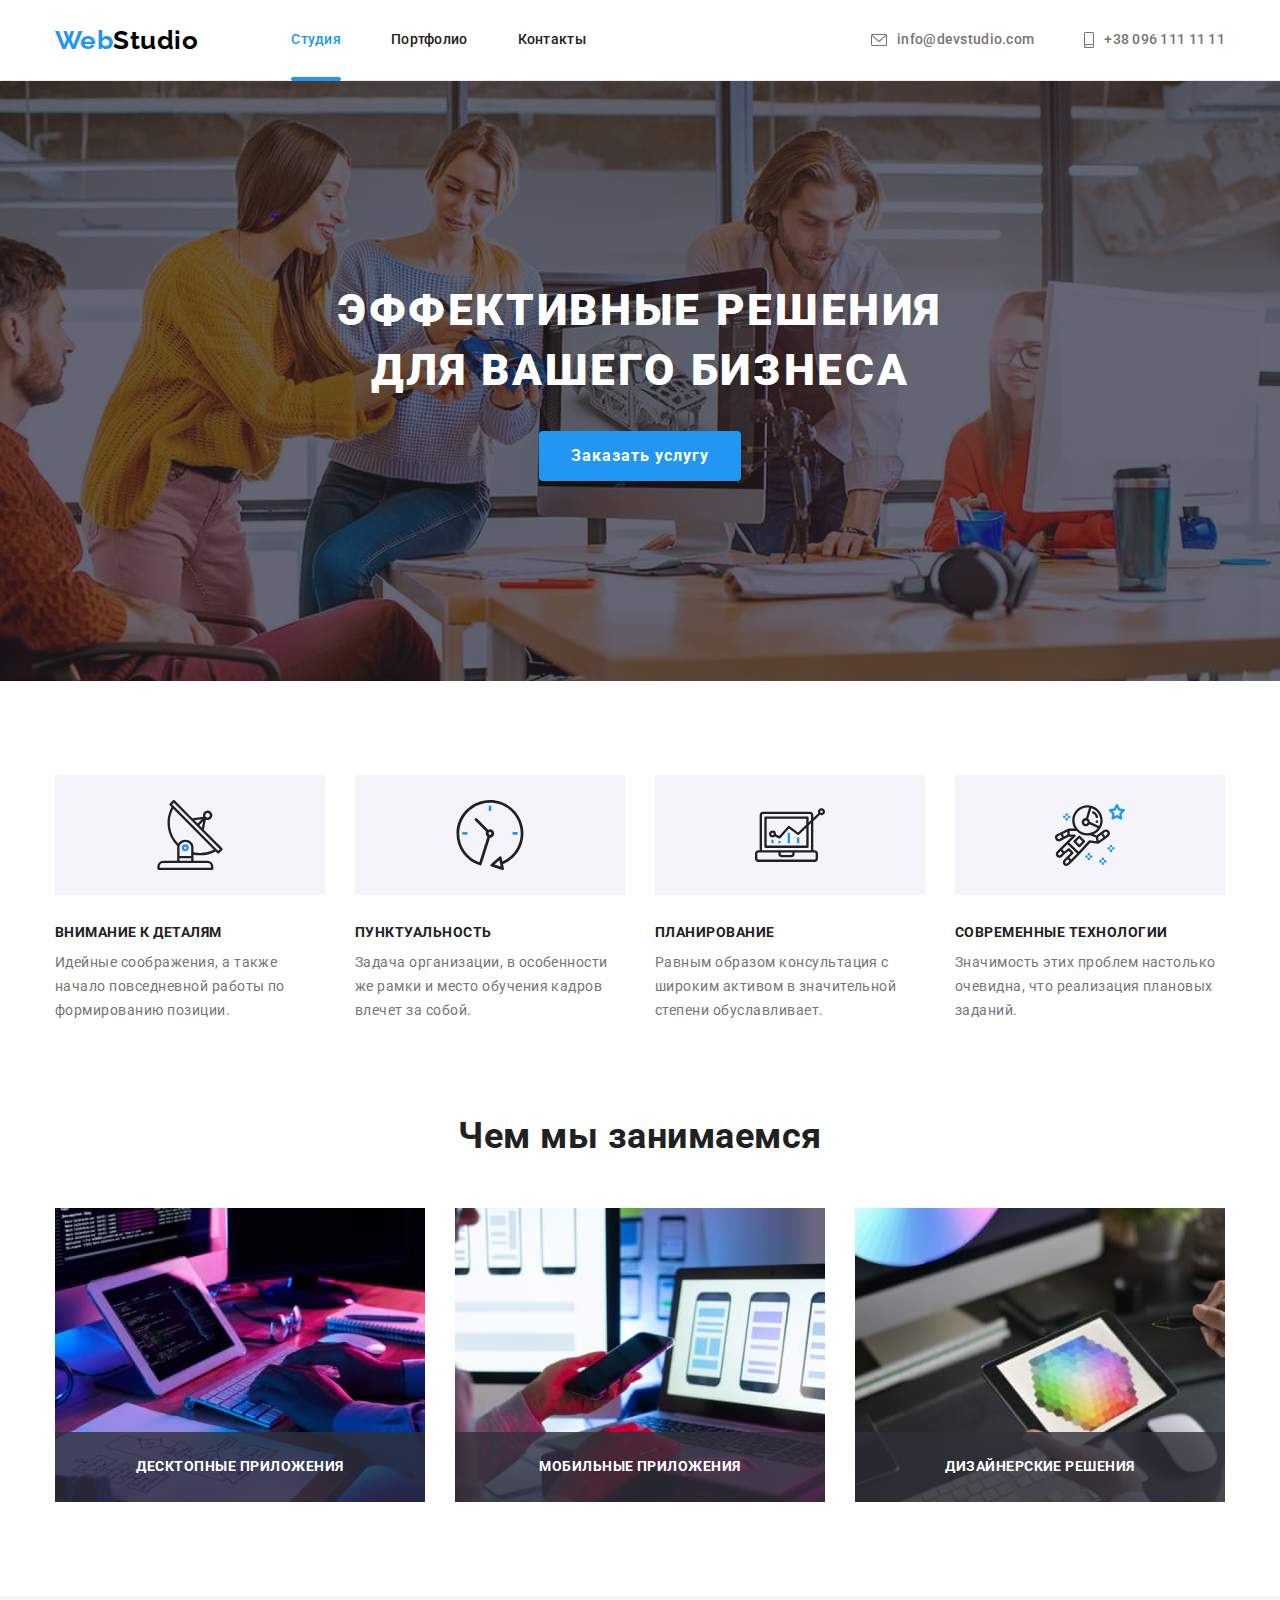
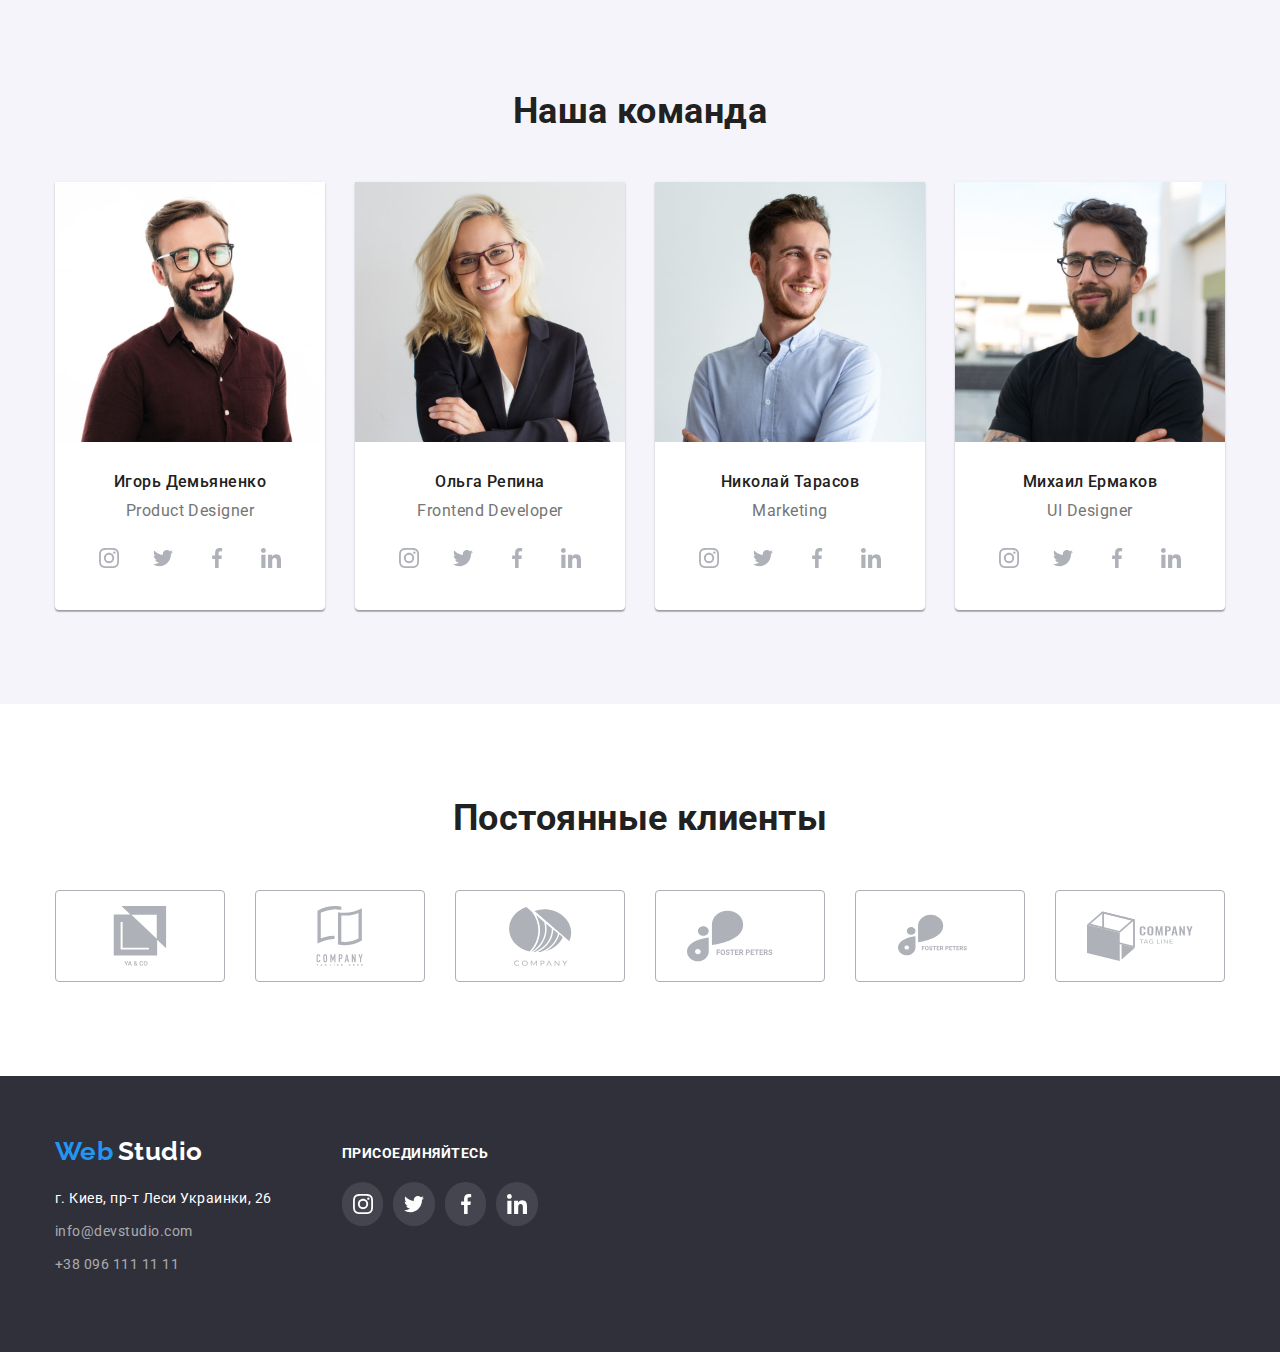
<file: index.html>
<!DOCTYPE html>
<html lang="ru">
  <head>
    <meta charset="UTF-8" />
    <meta http-equiv="X-UA-Compatible" content="IE=edge" />
    <meta name="viewport" content="width=device-width, initial-scale=1.0" />
    <title>WebStudio</title>
    <link
      href="https://fonts.googleapis.com/css2?family=Raleway:wght@700&family=Roboto:wght@400;500;700;900&display=swap"
      rel="stylesheet"
    />
  <link rel="stylesheet" href="https://cdnjs.cloudflare.com/ajax/libs/modern-normalize/1.1.0/modern-normalize.min.css">

    <link rel="stylesheet" href="./css/styles.css" />
  </head>
  <body>
    <!--Шапка-->
    <header class="header-pages">
      <div class="container site-header">
        <nav class="display">
          <a href="./index.html" class="logo">
            <span class="logo-blue logo">Web</span
            ><span class="logo-black logo">Studio</span>
          </a>
          <ul class="site-nav">
            <li class="item"><a href="" class="text-black led line-link">Студия</a></li>
            <li class="item">
              <a href="./portfolio.html" class="text-black">Портфолио</a>
            </li>
            <li class="item"><a href="" class="text-black">Контакты</a></li>
          </ul>
        </nav>
        <ul class="site-contact">
          <li class="item">
            <a href="mailto:info@devstudio.com" class="site-contact contact-link"
              ><svg class="contact-icon" width="16px" height="12px"><use href="./images/icons.svg#icon-mail"></use></svg>info@devstudio.com</a
            >
          </li>
          <li class="item">
            <a href="tel:+380961111111" class="site-contact contact-link"
              ><svg class="contact-icon" width="10px" height="16px">
                <use href="./images/icons.svg#icon-smartphone"></use>
              </svg>+38 096 111 11 11</a
            >
          </li>
        </ul>
      </div>
    </header>

    <main>
      <!--Оффер-->
      <section class="section offer gradient">
        <div class="container">
          <h1 class="offer-title">
            Эффективные решения
            для вашего бизнеса
          </h1>
          <button type="button" class="button" data-modal-open>Заказать услугу</button>

          <!-- Modalka-window -->
          <div class="backdrop is-hidden" data-modal>
            <div class="modal">
              <button class="button-close" data-modal-close>
                <svg class="icon-window-close" width="18px" height="18px">
                  <use href="./images/icons.svg#icon-window-close"></use>
                </svg>
              </button>
            </div>
          </div>
        </div>
      </section>

      <!--Преимущества-->
      <section class="section">
        <div class="container">
          <h2 class="visually-hidden about-title">Преимущества</h2>
          <ul class="advantage">
            <li class="advantage-list">
              <h3 class="advantage-title">Внимание к деталям</h3>
              <p class="advantage-description">
                Идейные соображения, а также начало повседневной работы по
                формированию позиции.
              </p>
            </li>
            <li class="advantage-list">
              <h3 class="advantage-title">Пунктуальность</h3>
              <p class="advantage-description">
                Задача организации, в особенности же рамки и место обучения
                кадров влечет за собой.
              </p>
            </li>
            <li class="advantage-list">
              <h3 class="advantage-title">Планирование</h3>
              <p class="advantage-description">
                Равным образом консультация с широким активом в значительной
                степени обуславливает.
              </p>
            </li>
            <li class="advantage-list">
              <h3 class="advantage-title">Современные технологии</h3>
              <p class="advantage-description">
                Значимость этих проблем настолько очевидна, что реализация
                плановых заданий.
              </p>
            </li>
          </ul>
        </div>
      </section>
      <!--О нас-->
      <section class="section nopadtop">
        <div class="container">
          <h2 class="about-title">Чем мы занимаемся</h2>
          <ul class="foto">
            <li class="list">
              <img src="./images/box1.jpg" alt="Пишем код" width="370" class="foto-img" />
              <h3 class="foto-title">Десктопные приложения</h3>
            </li>
            <li class="list">
            <img src="./images/box2.jpg" alt="Пишем код" width="370" class="foto-img" />
            <h3 class="foto-title">Мобильные приложения</h3>
            </li>
            <li class="list">
            <img src="./images/box3.jpg" alt="Пишем код" width="370" class="foto-img" />
            <h3 class="foto-title">Дизайнерские решения</h3>
            </li>
          </ul>
        </div>
      </section>
      <!--Наша команда-->
      <section class="section team-section">
        <div class="container">
          <h2 class="team-title">Наша команда</h2>
          <ul class="team">
            <li class="team-list">
              <img
                src="./images/team1.jpg"
                alt="Игорь Демьяненко"
                width="270"
              />
              <div class="team-inner">
                <h3 class="team-name">Игорь Демьяненко</h3>
                <p class="team-position">Product Designer</p>
                <ul class="social">
                  <li class="soc-item"><a href="" class="soc-link"><svg class="soc-icon">
                        <use href="./images/icons.svg#icon-instablack"></use>
                      </svg></a></li>
                  <li class="soc-item"><a href="" class="soc-link"><svg class="soc-icon">
                        <use href="./images/icons.svg#icon-twitter"></use>
                      </svg></a></li>
                  <li class="soc-item"><a href="" class="soc-link"><svg class="soc-icon">
                        <use href="./images/icons.svg#icon-facebook"></use>
                      </svg><a href=""></a></li>
                  <li class="soc-item"><a href="" class="soc-link"><svg class="soc-icon">
                        <use href="./images/icons.svg#icon-linkedin"></use>
                      </svg><a href=""></a></li>
                </ul>
              </div>
            </li>
            <li class="team-list">
              <img src="./images/team2.jpg" alt="Ольга Репина" width="270" />
              <div class="team-inner">
                <h3 class="team-name">Ольга Репина</h3>
                <p class="team-position">Frontend Developer</p>
                <ul class="social">
                  <li class="soc-item"><a href="" class="soc-link"><svg class="soc-icon">
                        <use href="./images/icons.svg#icon-instablack"></use>
                      </svg></a></li>
                  <li class="soc-item"><a href="" class="soc-link"><svg class="soc-icon">
                        <use href="./images/icons.svg#icon-twitter"></use>
                      </svg></a></li>
                  <li class="soc-item"><a href="" class="soc-link"><svg class="soc-icon">
                        <use href="./images/icons.svg#icon-facebook"></use>
                      </svg><a href=""></a></li>
                  <li class="soc-item"><a href="" class="soc-link"><svg class="soc-icon">
                        <use href="./images/icons.svg#icon-linkedin"></use>
                      </svg><a href=""></a></li>
                </ul>
              </div>
            </li>
            <li class="team-list">
              <img src="./images/team3.jpg" alt="Николай Тарасов" width="270" />
              <div class="team-inner">
                <h3 class="team-name">Николай Тарасов</h3>
                <p class="team-position">Marketing</p>
                <ul class="social">
                  <li class="soc-item"><a href="" class="soc-link"><svg class="soc-icon">
                        <use href="./images/icons.svg#icon-instablack"></use>
                      </svg></a></li>
                  <li class="soc-item"><a href="" class="soc-link"><svg class="soc-icon">
                        <use href="./images/icons.svg#icon-twitter"></use>
                      </svg></a></li>
                  <li class="soc-item"><a href="" class="soc-link"><svg class="soc-icon">
                        <use href="./images/icons.svg#icon-facebook"></use>
                      </svg><a href=""></a></li>
                  <li class="soc-item"><a href="" class="soc-link"><svg class="soc-icon">
                        <use href="./images/icons.svg#icon-linkedin"></use>
                      </svg><a href=""></a></li>
                </ul>
              </div>
            </li>
            <li class="team-list">
              <img src="./images/team4.jpg" alt="Михаил Ермаков" width="270" />
              <div class="team-inner">
                <h3 class="team-name">Михаил Ермаков</h3>
                <p class="team-position">UI Designer</p>
                <ul class="social">
                  <li class="soc-item"><a href="" class="soc-link"><svg class="soc-icon"><use href="./images/icons.svg#icon-instablack"></use></svg></a></li>
                  <li class="soc-item"><a href="" class="soc-link"><svg class="soc-icon">
                  <use href="./images/icons.svg#icon-twitter"></use>
                      </svg></a></li>
                  <li class="soc-item"><a href="" class="soc-link"><svg class="soc-icon">
                  <use href="./images/icons.svg#icon-facebook"></use>
                  </svg><a href=""></a></li>
                  <li class="soc-item"><a href="" class="soc-link"><svg class="soc-icon">
                  <use href="./images/icons.svg#icon-linkedin"></use>
                      </svg><a href=""></a></li>
                </ul>
              </div>
            </li>
          </ul>
        </div>
      </section>

      <!-- Постійні клієнти -->
      <section class="section">
        <div class="container">
          <h2 class="about-title">Постоянные клиенты</h2>
          <ul class="client">
            <li class="list">
              <a href="" class="client-link"><svg class="client-foto"><use href="./images/icons.svg#icon-Client1"></use></svg></a>
            </li>
            <li class="list">
              <a href="" class="client-link"><svg class="client-foto">
                  <use href="./images/icons.svg#icon-Client2"></use>
                </svg></a>
            </li>
            <li class="list">
              <a href="" class="client-link"><svg class="client-foto">
                  <use href="./images/icons.svg#icon-Client3"></use>
                </svg></a>
            </li>
            <li class="list">
            <a href="" class="client-link"><svg class="client-foto">
                <use href="./images/icons.svg#icon-Client4"></use>
              </svg></a>
            </li>
            <li class="list">
              <a href="" class="client-link"><svg class="client-foto">
                  <use href="./images/icons.svg#icon-Client5-1"></use>
                </svg></a>
            </li>
            <li class="list">
              <a href="" class="client-link"><svg class="client-foto">
                  <use href="./images/icons.svg#icon-Client6"></use>
                </svg></a>
            </li>
          </ul>
        </div>
      </section>
    </main>

    <!--Футер-->
    <footer class="footer ">
      <div class="container padtopbot">
        <div>
          <a href="./index.html" class="logo"><span class="logo-blue">Web</span>
            <span class="logo-white">Studio</span></a>
          
          <address>
            <ul class="footer link">
              <li class="item-top">
                <a href="г.Киев,пр-тЛесиУкраинки,26" class="footer-address">г. Киев, пр-т Леси Украинки, 26</a>
              </li>
              <li class="item">
                <a href="mailto:info@devstudio.com" class="footer-contact">info@devstudio.com</a>
              </li>
              <li class="item">
                <a href="tel:+380961111111" class="footer-contact">+38 096 111 11 11</a>
              </li>
            </ul>
          </address>
        </div>
       
        <div class="footer-social">
          <h2 class="social-title">Присоединяйтесь</h2>
          <ul class="foot-social">
            <li class="foot-soc-item"><a href="" class="foot-soc-link"><svg class="foot-soc-icon">
                  <use href="./images/icons.svg#icon-footer-insta"></use>
                </svg></a></li>
            <li class="foot-soc-item"><a href="" class="foot-soc-link"><svg class="foot-soc-icon">
                  <use href="./images/icons.svg#icon-footer-twiter"></use>
                </svg></a></li>
            <li class="foot-soc-item"><a href="" class="foot-soc-link"><svg class="foot-soc-icon">
                  <use href="./images/icons.svg#icon-footer-facebook"></use>
                </svg><a href=""></a></li>
            <li class="foot-soc-item"><a href="" class="foot-soc-link"><svg class="foot-soc-icon">
                  <use href="./images/icons.svg#icon-footer-linkedin"></use>
                </svg><a href=""></a></li>
          </ul>
        </div>
      </div>
    </footer>

    <div class="backdrop is-hidden" >
      <button data-modal-open>open</button>
      <div class="modal" data-modal>
    <p>dajldkajeraw</p>
    <button data-modal-close>buy</button>
      </div>
    </div>
    <script src="./js/modal.js"></script>
  </body>
</html>
</file>
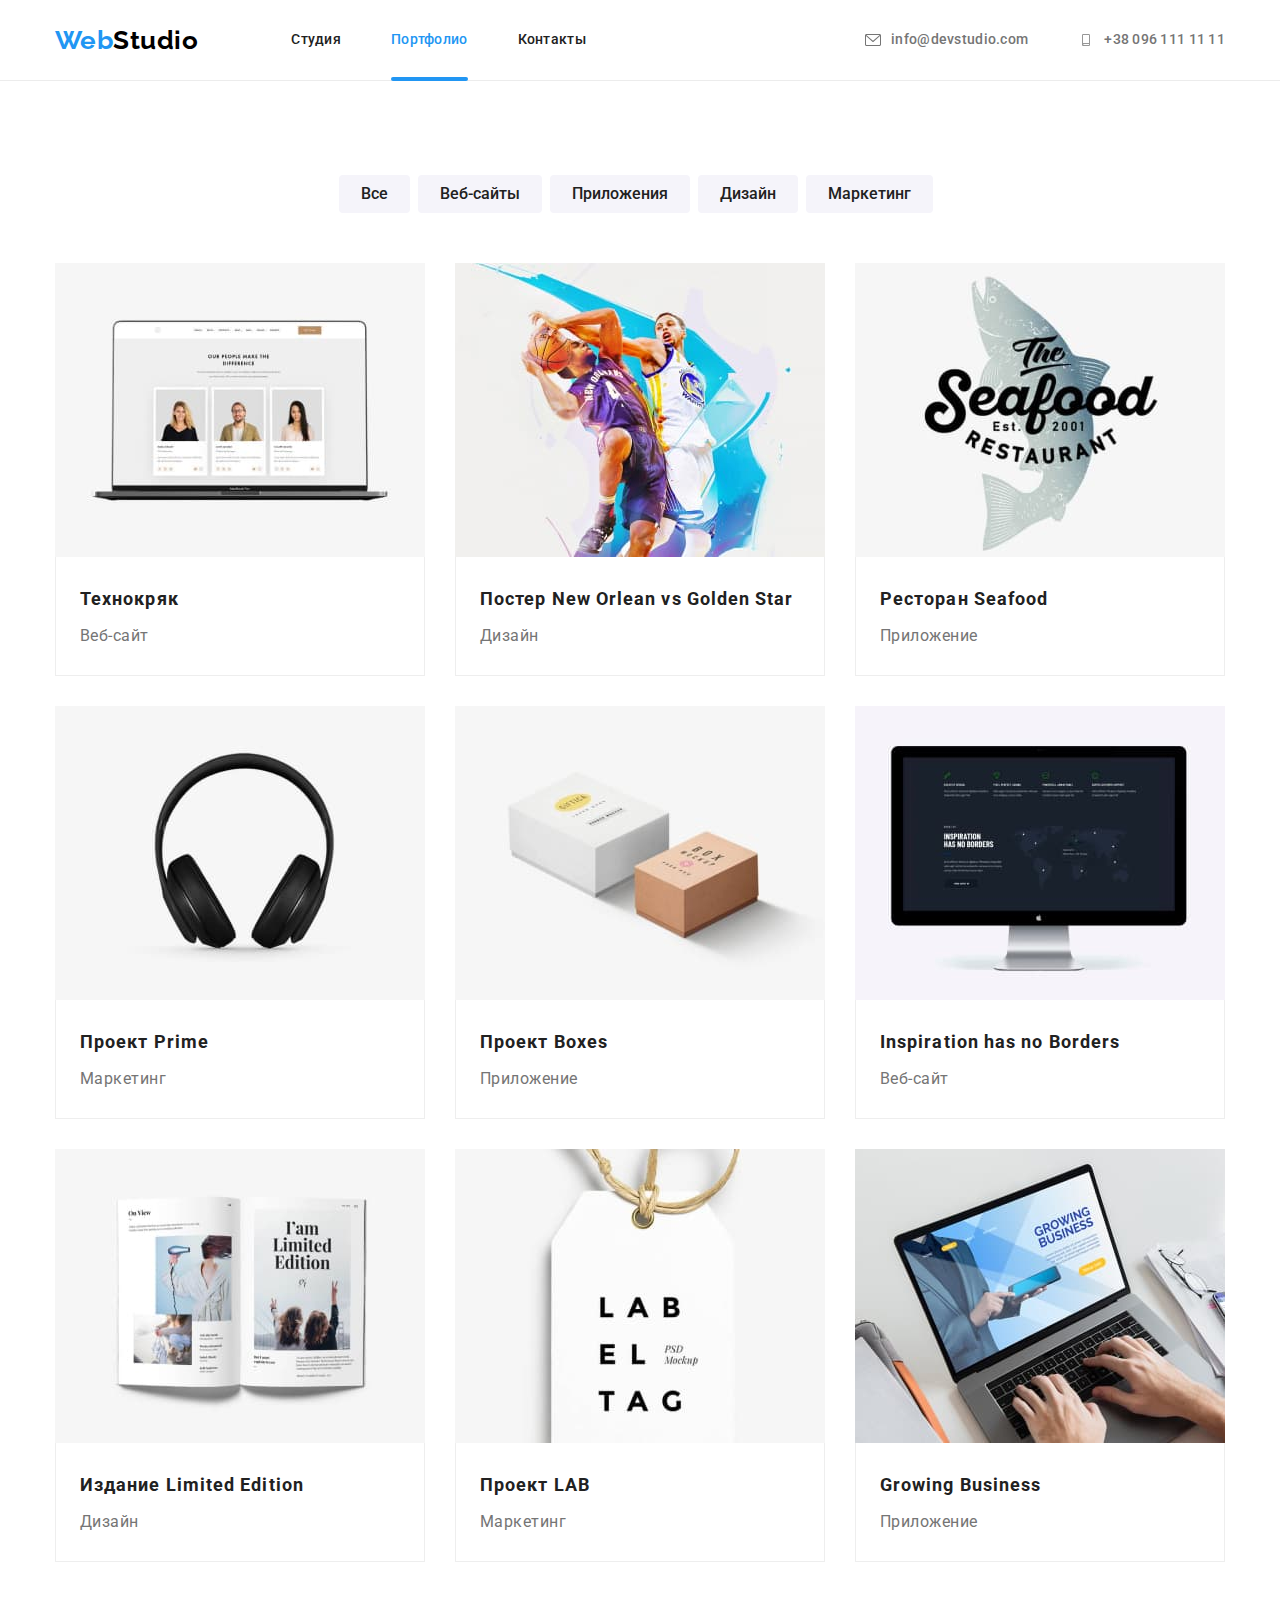
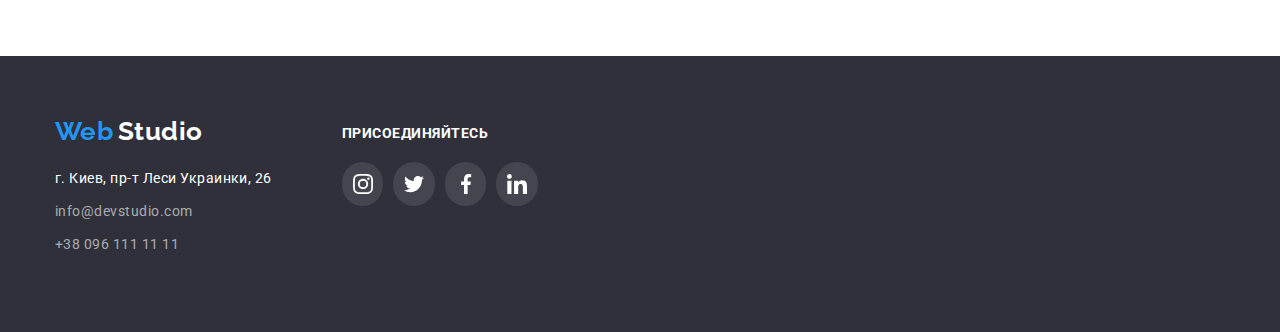
<file: portfolio.html>
<!DOCTYPE html>
<html lang="ru">
  <head>
    <meta charset="UTF-8" />
    <meta http-equiv="X-UA-Compatible" content="IE=edge" />
    <meta name="viewport" content="width=device-width, initial-scale=1.0" />
    <title>WebStudio</title>
    <link
      href="https://fonts.googleapis.com/css2?family=Raleway:wght@700&family=Roboto:wght@400;500;700;900&display=swap"
      rel="stylesheet"
    />
    <link
      rel="stylesheet"
      href="https://cdnjs.cloudflare.com/ajax/libs/modern-normalize/1.1.0/modern-normalize.min.css"
    />
    <link rel="stylesheet" href="./css/styles.css" />
  </head>

  <body>
    <!--Шапка-->
    <header class="header-pages">
      <div class="container site-header">
        <nav class="display">
          <a href="./index.html" class="logo">
            <span class="logo-blue logo">Web</span
            ><span class="logo-black logo">Studio</span>
          </a>
          <ul class="site-nav">
            <li class="item">
              <a href="./index.html" class="text-black">Студия</a>
            </li>
            <li class="item">
              <a href="" class="text-black led line-link">Портфолио</a>
            </li>
            <li class="item"><a href="" class="text-black">Контакты</a></li>
          </ul>
        </nav>
      <ul class="site-contact">
        <li class="item">
          <a href="mailto:info@devstudio.com" class="site-contact contact-link"><svg class="contact-icon" width="16px"
              height="12px">
              <use href="./images/icons.svg#icon-mail"></use>
            </svg>info@devstudio.com</a>
        </li>
        <li class="item">
          <a href="tel:+380961111111" class="site-contact contact-link"><svg class="contact-icon" width="16px" height="12px">
              <use href="./images/icons.svg#icon-smartphone"></use>
            </svg>+38 096 111 11 11</a>
        </li>
      </ul>
      </div>
    </header>

    <main>
      <!--Portfolio-->
      <section class="section">
        <div class="container">
          <h1 class="visually-hidden">Реализованные нами проекты</h1>
          <ul class="site-contact filter-flex">
            <li class="item">
              <button type="button" class="filter filter-hover">Все</button>
            </li>
            <li>
              <button type="button" class="filter filter-hover">
                Веб-сайты
              </button>
            </li>
            <li>
              <button type="button" class="filter filter-hover">
                Приложения
              </button>
            </li>
            <li>
              <button type="button" class="filter filter-hover">Дизайн</button>
            </li>
            <li>
              <button type="button" class="filter filter-hover">
                Маркетинг
              </button>
            </li>
          </ul>
          <ul class="card">
            <li class="card-list">
              <div class="card-overlay-full">
                <a href="">
                  <img src="./images/portfolio1.jpg" alt="Технокряк" width="370" />
                  <div class="card-overlay">
                    <p class="card-overlay-description">Ресурс предлагает комплексные предложения с разным уровнем функционала и
                      сервисов.
                      Все это позволит посетителю получить
                      исчерпывающие сведения о компании или частном лице.</p>
                  </div>
              </div>
              <div class="card-border">
                <h2 class="card-title">Технокряк</h2>
                <p class="card-description">Веб-сайт</p>
              </div>
              </a>
            </li>
            
            <li class="card-list"><a href="">
              <div class="card-overlay-full">
              <img
                src="./images/portfolio2.jpg"
                alt="Постер New Orlean vs Golden Star"
                width="370"
              />
              <div class="card-overlay">
                <p class="card-overlay-description">Ресурс предлагает комплексные предложения с разным уровнем функционала и
                  сервисов.
                  Все это позволит посетителю получить
                  исчерпывающие сведения о компании или частном лице.</p>
              </div>
              </div>
              <div class="card-border">
                <h3 class="card-title">Постер New Orlean vs Golden Star</h3>
                <p class="card-description">Дизайн</p>
              </div>
              </a>
            </li>
            <li class="card-list"><a href="">
              <div class="card-overlay-full">
              <img
                src="./images/portfolio3.jpg"
                alt="Ресторан Seafood"
                width="370"
              />
              <div class="card-overlay">
                <p class="card-overlay-description">Ресурс предлагает комплексные предложения с разным уровнем функционала и
                  сервисов.
                  Все это позволит посетителю получить
                  исчерпывающие сведения о компании или частном лице.</p>
              </div>
              </div>
              <div class="card-border">
                <h3 class="card-title">Ресторан Seafood</h3>
                <p class="card-description">Приложение</p>
              </div>
              </a>
            </li>
            <li class="card-list"><a href="">
              <div class="card-overlay-full">
              <img
                src="./images/portfolio4.jpg"
                alt="Проект Prime"
                width="370"
              />
              <div class="card-overlay">
                <p class="card-overlay-description">Ресурс предлагает комплексные предложения с разным уровнем функционала и
                  сервисов.
                  Все это позволит посетителю получить
                  исчерпывающие сведения о компании или частном лице.</p>
              </div>
              </div>
              <div class="card-border">
                <h3 class="card-title">Проект Prime</h3>
                <p class="card-description">Маркетинг</p>
              </div>
              </a>
            </li>
            <li class="card-list"><a href="">
              <div class="card-overlay-full">
              <img
                src="./images/portfolio5.jpg"
                alt="Проект Boxes"
                width="370"
              />
              <div class="card-overlay">
                <p class="card-overlay-description">Ресурс предлагает комплексные предложения с разным уровнем функционала и
                  сервисов.
                  Все это позволит посетителю получить
                  исчерпывающие сведения о компании или частном лице.</p>
              </div>
              </div>
              <div class="card-border">
                <h3 class="card-title">Проект Boxes</h3>
                <p class="card-description">Приложение</p>
              </div>
              </a>
            </li>
            <li class="card-list"><a href="">
              <div class="card-overlay-full">
              <img
                src="./images/portfolio6.jpg"
                alt="Inspiration has no Borders"
                width="370"
              />
              <div class="card-overlay">
                <p class="card-overlay-description">Ресурс предлагает комплексные предложения с разным уровнем функционала и
                  сервисов.
                  Все это позволит посетителю получить
                  исчерпывающие сведения о компании или частном лице.</p>
              </div>
              </div>
              <div class="card-border">
                <h3 class="card-title">Inspiration has no Borders</h3>
                <p class="card-description">Веб-сайт</p>
              </div>
              </a>
            </li>
            <li class="card-list"><a href="">
              <div class="card-overlay-full">
              <img
                src="./images/portfolio7.jpg"
                alt="Издание Limited Edition"
                width="370"
              />
              <div class="card-overlay">
                <p class="card-overlay-description">Ресурс предлагает комплексные предложения с разным уровнем функционала и
                  сервисов.
                  Все это позволит посетителю получить
                  исчерпывающие сведения о компании или частном лице.</p>
              </div>
              </div>
              <div class="card-border">
                <h3 class="card-title">Издание Limited Edition</h3>
                <p class="card-description">Дизайн</p>
              </div>
              </a>
            </li>
            <li class="card-list"><a href="">
              <div class="card-overlay-full">
              <img src="./images/portfolio8.jpg" alt="Проект LAB" width="370" />
              <div class="card-overlay">
                <p class="card-overlay-description">Ресурс предлагает комплексные предложения с разным уровнем функционала и
                  сервисов.
                  Все это позволит посетителю получить
                  исчерпывающие сведения о компании или частном лице.</p>
              </div>
              </div>
              <div class="card-border">
                <h3 class="card-title">Проект LAB</h3>
                <p class="card-description">Маркетинг</p>
              </div>
              </a>
            </li>
            <li class="card-list"><a href="">
              <div class="card-overlay-full">
              <img
                src="./images/portfolio9.jpg"
                alt="Growing Business"
                width="370"
              />
              <div class="card-overlay">
                <p class="card-overlay-description">Ресурс предлагает комплексные предложения с разным уровнем функционала и
                  сервисов.
                  Все это позволит посетителю получить
                  исчерпывающие сведения о компании или частном лице.</p>
              </div>
              </div>
              <div class="card-border">
                <h3 class="card-title">Growing Business</h3>
                <p class="card-description">Приложение</p>
              </div>
              </a>
            </li>
          </ul>
        </div>
      </section>
    </main>

    <!--Футер-->
    <footer class="footer ">
      <div class="container padtopbot">
        <div>
          <a href="./index.html" class="logo"><span class="logo-blue">Web</span>
            <span class="logo-white">Studio</span></a>
    
          <address>
            <ul class="footer link">
              <li class="item-top">
                <a href="г.Киев,пр-тЛесиУкраинки,26" class="footer-address">г. Киев, пр-т Леси Украинки, 26</a>
              </li>
              <li class="item">
                <a href="mailto:info@devstudio.com" class="footer-contact">info@devstudio.com</a>
              </li>
              <li class="item">
                <a href="tel:+380961111111" class="footer-contact">+38 096 111 11 11</a>
              </li>
            </ul>
          </address>
        </div>
    
        <div class="footer-social">
          <h2 class="social-title">Присоединяйтесь</h2>
          <ul class="foot-social">
            <li class="foot-soc-item"><a href="" class="foot-soc-link"><svg class="foot-soc-icon">
                  <use href="./images/icons.svg#icon-footer-insta"></use>
                </svg></a></li>
            <li class="foot-soc-item"><a href="" class="foot-soc-link"><svg class="foot-soc-icon">
                  <use href="./images/icons.svg#icon-footer-twiter"></use>
                </svg></a></li>
            <li class="foot-soc-item"><a href="" class="foot-soc-link"><svg class="foot-soc-icon">
                  <use href="./images/icons.svg#icon-footer-facebook"></use>
                </svg><a href=""></a></li>
            <li class="foot-soc-item"><a href="" class="foot-soc-link"><svg class="foot-soc-icon">
                  <use href="./images/icons.svg#icon-footer-linkedin"></use>
                </svg><a href=""></a></li>
          </ul>
        </div>
      </div>
    </footer>
  </body>
</html>
</file>
<file: css/styles.css>
:root {
  --primary-text-color: #212121;
  --secondary-text-color: #757575;
  --font-header-footer: #2f303a;
  --white-color-text: #ffffff;
  --accent-color: #2196f3;
  --animation: 250ms cubic-bezier(0.4, 0, 0.2, 1) ;
}

body {
  background-color: #ffffff;
  color: var(--primary-text-color);
  font-family: "Roboto", "Helvetica Neue", sans-serif;
  letter-spacing: 0.03em;
  margin: 0;
}

/* основной цвет текста #212121 */
/* вторичный цвет #757575 */
/* лого 2196F3 верх 000000 низ FFFFFF */
/* фон хедер и футор 2F303A */
/* шапка FFFFFF */
/* осн фон E5E5E5 */
/* вторичный фон F5F4FA */

/* убрал точки */
.about-title,
.site-nav,
/* .site-contact, */
.footer,
.card,
.advantage,
.advantage-title,
.team,
.site-contact,
.foto {
  list-style: none;
}

ul,
li,
p {
  margin: 0;
  padding: 0;
}
h1,
h2,
h3,
h4,
h5,
h6 {
  margin: 0;
  padding: 0;
}
a {
  text-decoration: none;
}
img {
  display: block;
}
.visually-hidden {
  position: absolute;
  width: 1px;
  height: 1px;
  margin: -1px;
  border: 0;
  padding: 0;
  white-space: normal;
  clip-path: inset(100%);
  clip: rect(0 0 0 0);
  overflow: hidden;
}

.container {
  width: 1200px;
  padding-left: 15px;
  padding-right: 15px;
  /* outline: 1px solid green; */
  margin: 0 auto;
}
.section {
  padding-top: 94px;
  padding-bottom: 94px;
}
.header-pages {
    border-bottom: 1px solid #ECECEC;
  /* outline: 2px solid #2196f3; */
}
/* Лого */
.logo-blue {
  color: var(--accent-color);
  font-family: "Raleway";
  font-weight: 700;
  font-size: 26px;
  line-height: 1.19;
  transition: color var(--animation);
}
.logo-black {
  color: #000000;
  font-family: "Raleway";
  font-weight: 700;
  font-size: 26px;
  line-height: 1.19;
}
.logo-white {
  color: var(--white-color-text);
  font-family: "Raleway";
  font-weight: 700;
  font-size: 26px;
  line-height: 1.19;
  transition: color var(--animation);
}
.logo :hover,
:focus,
:active {
  color: var(--accent-color);
  outline: 0;
  outline-offset: 0;
  text-decoration: none;
  transition: color var(--animation);
}
.link :hover,
.link :focus {
  color: var(--accent-color);
  outline: 0;
  outline-offset: 0;
  text-decoration: none;
}

/* Site nav */
.text-black {
  color: var(--primary-text-color);
  display: block;
  padding-top: 32px;
  padding-bottom: 32px;
  position: relative;
  color: #212121;
  font-weight: 500;
  font-size: 14px;
  line-height: 1.14;
  letter-spacing: 0.02em;
  padding: 32px 0;
  transition: color var(--animation);

}
.site-nav {
  color: var(--primary-text-color);
  font-weight: 500;
  font-size: 14px;
  line-height: 1.14;
  letter-spacing: 0.02em;
  text-decoration: none;
  display: flex;
  margin-left: 93px;
}
.display {
  display: flex;
  align-items: center;
}
.site-nav .item + .item {
  margin-left: 50px;
  display: block;
  
}

/* .site-nav .item:last-child {
margin-right: 0;
} - те саме що item + item*/

.line-link {
  color: var(--accent-color);
}
.line-link::after {
  position: absolute;
  left: 0;
  bottom: -1px;
  content: '';
  display: block;
  width: 100%;
  height: 4px;
  border-radius: 2px;
  transition: color var(--animation);
  background-color: var(--accent-color);
}

.site-nav :hover,   /*подсветка при наведении*/
.site-nav :focus {
  color: var(--accent-color);
  outline: 0;
  outline-offset: 0;
}
.site-contact :hover,   /*подсветка при наведении*/
.site-contact :focus {
  color: var(--accent-color);
  outline: 0;
  outline-offset: 0;
  transition: color var(--animation);
}
.site-contact {
  color: var(--secondary-text-color);
  font-weight: 500;
  font-size: 14px;
  line-height: 1.14;
  letter-spacing: 0.02em;
  text-decoration: none;
  display: flex;
  margin-left: auto;
}

.contact-icon {
  fill: currentColor;
  margin-right: 10px;
}

.contact-link {
  display: flex;
  align-items: center;
  transition: color var(--animation);
}

.contact-link:hover,
.contact-link:focus {
  color: var(--accent-color);
  transition: color var(--animation);
}

.site-contact .item + .item {
  margin-left: 50px;
  display: block;
}
.site-header {
  display: flex;
  align-items: center;

}
.led {
  color: var(--accent-color); /* подсветка текущей страницы */
}


/* Offer */

.offer {
  background-color: #2f303a;
  padding-top: 200px;
  padding-bottom: 200px;
  max-width: 1600px;
  background-position: center;
  background-size: cover;
  margin-left: auto;
  margin-right: auto;
  background-image: linear-gradient(to right, rgba(47, 48, 58, 0.4), rgba(47, 48, 58, 0.4)), url("../images/header.jpg");
}

.offer-title {
  color: var(--white-color-text);
  width: 696px;
  font-weight: 900;
  font-size: 44px;
  line-height: 1.36;
  text-align: center;
  letter-spacing: 0.06em;
  text-transform: uppercase;
  margin: 0 auto;
  margin-bottom: 30px;
}
.offer .container::before { 
  display: block;
  content: "";
  background-size: contain;
  background-repeat: no-repeat;
  background-position: center;
  background-color: #F5F4FA;
  
}


/* Button */
.button {
  color: var(--white-color-text);
  background-color: var(--accent-color);
  margin: 0 auto;
  display: block;
  font-family: "Roboto";
  padding: 10px 32px;
  border-radius: 4px;
  min-width: 200px;
  border: transparent;
  font-weight: 700;
  font-size: 16px;
  line-height: 1.88;
  display: flex;
  align-items: center;
  text-align: center;
  letter-spacing: 0.06em;
  cursor: pointer;
  box-shadow: 0px 4px 4px rgba(0, 0, 0, 0.15);
  border-radius: 4px;
  transition: background-color var(--animation), color var(--animation);
}
.button:hover,
.button:focus {
  background-color: #fff;
  color: var(--accent-color);
}
/* Modal window */
.backdrop {
  position: fixed;
  top: 0;
  left: 0;
  width: 100%;
  height: 100%;
  background-color: rgba(0, 0, 0, 0.2);
  opacity: 1;
  transition: opacity var(--animation);
  z-index: 2;
}

.is-hidden {
  opacity: 0;
  pointer-events: none;
  transition: opacity var(--animation);
}

.modal {
  position: absolute;
  top: 50%;
  left: 50%;
  transform: translate(-50%, -50%);
  width: 528px;
  height: 581px;
  background-color: #ffffff;
  transition: transform var(--animation);
  z-index: 3;
}

.button-close {
  position: absolute;
  top: 8px;
  right: 8px;
  height: 30px;
  width: 30px;
  background-color: #ffffff;
  border: 1px solid rgba(0, 0, 0, 0.1);
  border-radius: 50%;
  cursor: pointer;
  display: flex;
  justify-content: center;
  align-items: center;
  padding: 0;
  color: #000000;
  transition: color var(--animation);
}

.button-close:hover,
.button-close:focus {
  color: var(--accent-color);
}

.icon-window-close {
  fill: currentColor;
}

/* About */
.about-title {
  color: var(--primary-text-color);
  font-weight: 700;
  font-size: 36px;
  line-height: 1.16;
  text-align: center;
  margin-bottom: 50px;
}

/* Advantage / преимущества */
.advantage {
  display: flex;
  justify-content: space-between;
  /* flex-basis: calc((100% - 120px) / 4); */
  /* margin-top: 94px; */
}

.advantage-title {
  color: var(--primary-text-color);
  font-weight: 700;
  font-size: 14px;
  line-height: 1.14;
  text-transform: uppercase;
  margin-bottom: 10px;
}

.advantage-list:nth-child(1)::before {
  display: block;
  content: "";
  height: 120px;
  background-image: url(../images/advantage-svg1.svg);
  background-size: contain;
  background-repeat: no-repeat;
  background-position: center;
  background-color: #F5F4FA;
  margin-bottom: 30px;
}

.advantage-list:nth-child(2)::before {
  display: block;
  content: "";
  height: 120px;
  background-image: url(../images/advantage-svg2.svg);
  background-size: contain;
  background-repeat: no-repeat;
  background-position: center;
  background-color: #F5F4FA;
  margin-bottom: 30px;
}

.advantage-list:nth-child(3)::before {
  display: block;
  content: "";
  height: 120px;
  background-image: url(../images/advantage-svg3.svg);
  background-size: contain;
  background-repeat: no-repeat;
  background-position: center;
  background-color: #F5F4FA;
  margin-bottom: 30px;
}

.advantage-list:nth-child(4)::before {
  display: block;
  content: "";
  height: 120px;
  background-image: url(../images/advantage-svg4.svg);
  background-size: contain;
  background-repeat: no-repeat;
  background-position: center;
  background-color: #F5F4FA;
  margin-bottom: 30px;
}

.advantage-description {
  color: var(--secondary-text-color);
  font-size: 14px;
  line-height: 1.71;
  max-width: 270px;
  /* margin-bottom: 94px; */
}

.foto {
  display: flex;
  justify-content: space-between;
  /* flex-wrap: wrap; */
}
.foto .list {
  width: 370px;
  margin-right: 30px;
  position: relative;
}
.foto-list :nth-child(3n) {
  /* margin-right: 0; */
}
.foto-title {
  position: absolute;
  bottom: 0;
  /* left: 0; */
  width: 100%;
  height: 70px;
  font-weight: 700;
  font-size: 14px;
  line-height: 1.14;
  text-transform: uppercase;
  color: #ffffff;
  background-color: rgba(47, 48, 58, 0.8);
  display: flex;
  justify-content: center;
  align-items: center;
}
.foto-img {
  /* display: block; */
}

/* Team */
.team-section {
  background-color: #F5F4FA;

}
.team-title {
  color: var(--primary-text-color);
  font-weight: 700;
  font-size: 36px;
  line-height: 1.17;
  text-align: center;
  /* margin-top: 188px; */
  margin-bottom: 50px;
}
.team-name {
  color: var(--primary-text-color);
  font-weight: 500;
  font-size: 16px;
  line-height: 1.19;
  text-align: center;
  margin-top: 30px;
  margin-bottom: 10px;
}
.team-position {
  color: var(--secondary-text-color);
  font-size: 16px;
  line-height: 1.19;
  text-align: center;
  margin-bottom: 16px;
  /* margin-bottom: 94px; */
}
.team-inner {

}

.team {
  display: flex;
  justify-content: space-between;
  /* flex-wrap: wrap; */
}

.team-list {
  width: 270px;
  margin-right: 30px;
  background-color: #ffffff;
  /* material shadow v1 */
  box-shadow: 0px 1px 3px rgba(0, 0, 0, 0.12), 0px 1px 1px rgba(0, 0, 0, 0.14),
    0px 2px 1px rgba(0, 0, 0, 0.2);
  border-radius: 0px 0px 4px 4px;

}

.team-list:nth-last-child() {
  margin-right: 0;
}

/* Social link */
.button-icon{
  padding: 0;
  padding: 12px 12px;
  border: none;
  color: #212121;
  border-radius: 50%;
  background-color: teal;
  display: inline-block;
}
.social-button {
  display: flex;
}

.nopadtop {
  padding-top: 0px;
  display: flex;
}
.padtopbot {
  padding-top: 60px;
  padding-bottom: 60px;
  display: flex;

}

/* Client */
.client {
  /* width: 170px;
  height: 92px; */
  list-style: none;
  display: flex;
  /* margin-top: 20px;
      margin-bottom: 30px; */
}

.client .list {
  /* width: calc(100% / 6 - 30px); */
   width: 170px;
}
.client-link {
  width: 100%;
  height: 92px;
  display: flex;
  align-items: center;
  justify-content: center;
  border: 1px solid currentColor;
  border-radius: 4px;
  color: #AFB1B8;
  transition: color var(--animation),
  border-color var(--animation);
}
.client-link:hover,
.client-link:focus {
  /* border: 1px solid var(--accent-color); */
color: var(--accent-color);
border-color: var(--accent-color);
} 
.client-foto {
  width: 106px;
  height: 60px;
  fill: currentColor;
  display: block;
}


.client .list:not(:last-child) {
  margin-right: 30px;

}

.social {
  list-style: none;
  display: flex;
  margin-right: 10px;
  margin-left: 32px;
  margin-bottom: 30px;
  /* justify-content: space-between; */
}
.social :nth-last-child(){
  margin-right: 0;
}
.soc-item {
  width: 44px;
  height: 44px;
  border-radius: 50%;
  margin-right: 10px;

}
.soc-icon {
  width: 20px;
  height: 20px;
  fill:  #AFB1B8;
  display: flex;
}

.soc-link {
  width: 100%;
  height: 100%;
  display: flex;
  justify-content: center;
  align-items: center;
  border-radius: 22px;
  fill: #AFB1B8;
  transition: fill var(--animation),
  background-color var(--animation);
}
.soc-link:hover, .soc-link:focus {
  background-color: var(--accent-color);
  transition: color var(--animation);
}

.soc-link:hover .soc-icon, .soc-link:focus .soc-icon {
fill: #fff;
}

/* Footer */
.footer {
  background-color: #2f303a;
  font-style: normal;
}

.footer .item-top {
  margin-top: 20px;
 
}
.footer .item {
  margin-top: 9px;
}
.footer-address {
  color: var(--white-color-text);
  font-size: 14px;
  line-height: 1.71;
  text-decoration: none;
    margin-right: 70px;
    transition: color var(--animation);
}
.footer-contact {
  color: rgba(255, 255, 255, 0.6);
  font-size: 14px;
  line-height: 1.71;
  text-decoration: none;
  /* margin-bottom: 9px; */
  transition: color var(--animation);
}
.footer-social {


}
.social-title {
  font-family: "Roboto";
  font-weight: bold;
  font-size: 14px;
  line-height: 1.14;
  color: #ffffff;
  text-transform:uppercase;
  margin-top: 10px;
}
.foot-social {
  width: 206px;
  height: 80px;
  list-style: none;
  display: flex;
  margin-top: 20px;
  margin-bottom: 30px;


}

.foot-social :nth-last-child() {
  margin-right: 0;
}

.foot-soc-item {
  width: 44px;
  height: 44px;
  margin-right: 10px;
  border-radius: 100%;
}

.foot-soc-icon {
  width: 20px;
  height: 20px;
  fill: #fff;
  display: flex;

}

.foot-soc-link {
  width: 100%;
  height: 100%;
  display: flex;
  justify-content: center;
  align-items: center;
  border-radius: 22px;
  background: rgba(255, 255, 255, 0.1);
  transition: background-color var(--animation);

}

.foot-soc-link:hover,
.foot-soc-link:focus {
  background-color: var(--accent-color);
}

.social-link:hover .socia-icon,
.social-link:focus .socia-icon {
  fill: var(--accent-color);
}
/* Portfolio CSS */
.filter-hover:hover,
.filter-hover:focus {
  color: var(--white-color-text);
  background-color: var(--accent-color);
  border: none;
  font-family: "Roboto";
  font-weight: 500;
  font-size: 16px;
  line-height: 1.62;
  /* identical to box height, or 162% */
  text-align: center;
  box-shadow: 0px 3px 1px rgba(0, 0, 0, 0.1),
  0px 1px 2px rgba(0, 0, 0, 0.08),
  0px 2px 2px rgba(0, 0, 0, 0.12);
  border-radius: 4px;
}
.filter {
  color: var(--primary-text-color);
  background-color: #f5f4fa;
  font-family: "Roboto";
  border-radius: 4px;
  border: none;
  font-weight: 500;
  font-size: 16px;
  line-height: 1.62;
  /* identical to box height, or 162% */
  text-align: center;
  cursor: pointer;
  margin-right: 8px;
  padding: 6px 22px;
  transition: color var(--animation),
  background-color var(--animation),
  box-shadow var(--animation);
}

.filter-flex {
  display: flex;
  justify-content: center;
  margin-bottom: 50px;
}

.menu {
  color: var(--primary-text-color);
  font-weight: 500;
  font-size: 16px;
  line-height: 1.62;

}
.card {
  display: flex;
  flex-wrap: wrap;

}
.card-list {
  width: 370px;
  margin-right: 30px;
  margin-bottom: 30px;
  cursor: pointer;
  transition: box-shadow var(--animation);
}
.card-list a {
  display: block;
}
.card-list a:hover,
.card-list a:focus {
box-shadow: 0px 1px 1px rgba(0, 0, 0, 0.12),
0px 4px 4px rgba(0, 0, 0, 0.06),
1px 4px 6px rgba(0, 0, 0, 0.16);
}
/* Розрахунок ширини блока в % */
/* ширина контейнера = 100% - зазор 30рх (при 2 колонках, при 3=60рх і т.д.) / 3 */
/* .card-list {
    width: calc((100% - 60px) /3); */

.card-list:nth-child(3n) {
  margin-right: 0;
}
.card-list:nth-last-child(-n + 3) {
  margin-bottom: 0;
}
/* ALTERNATIVA */
/*.card-list:not(:nth-child(3n)) {
  margin-right: 0;
}
.card-list:not(:nth-last-child(-n + 3)) {
  margin-bottom: 0;
} */
.card-title {
  color: var(--primary-text-color);
  font-weight: 700;
  font-size: 18px;
  line-height: 2;
  letter-spacing: 0.06em;
  margin-bottom: 4px;
}
.card-description {
  color: var(--secondary-text-color);
  font-size: 16px;
  line-height: 1.88;
}
.card-border {
  padding: 24px;
  border-right: 1px solid #eee;
  border-bottom: 1px solid #eee;
  border-left: 1px solid #eee;
}
.card-overlay{
  position: absolute;
  width: 100%;
  height: 100%;
  left: 0;
  top: 0;
  background-color: rgba(33, 150, 243, 0.9);
  padding: 63px 24px;
  transform: translateY(105%);
  transition: transform var(--animation);
}
.card-list:hover .card-overlay {
  transform: translateY(0);
}
.card-overlay-description {
  font-size: 18px;
  line-height: 1.56;
  letter-spacing: 0.03em;
  color: #FFFFFF;
}
.card-overlay-full {
  position: relative;
  overflow: hidden;
}
</file>
